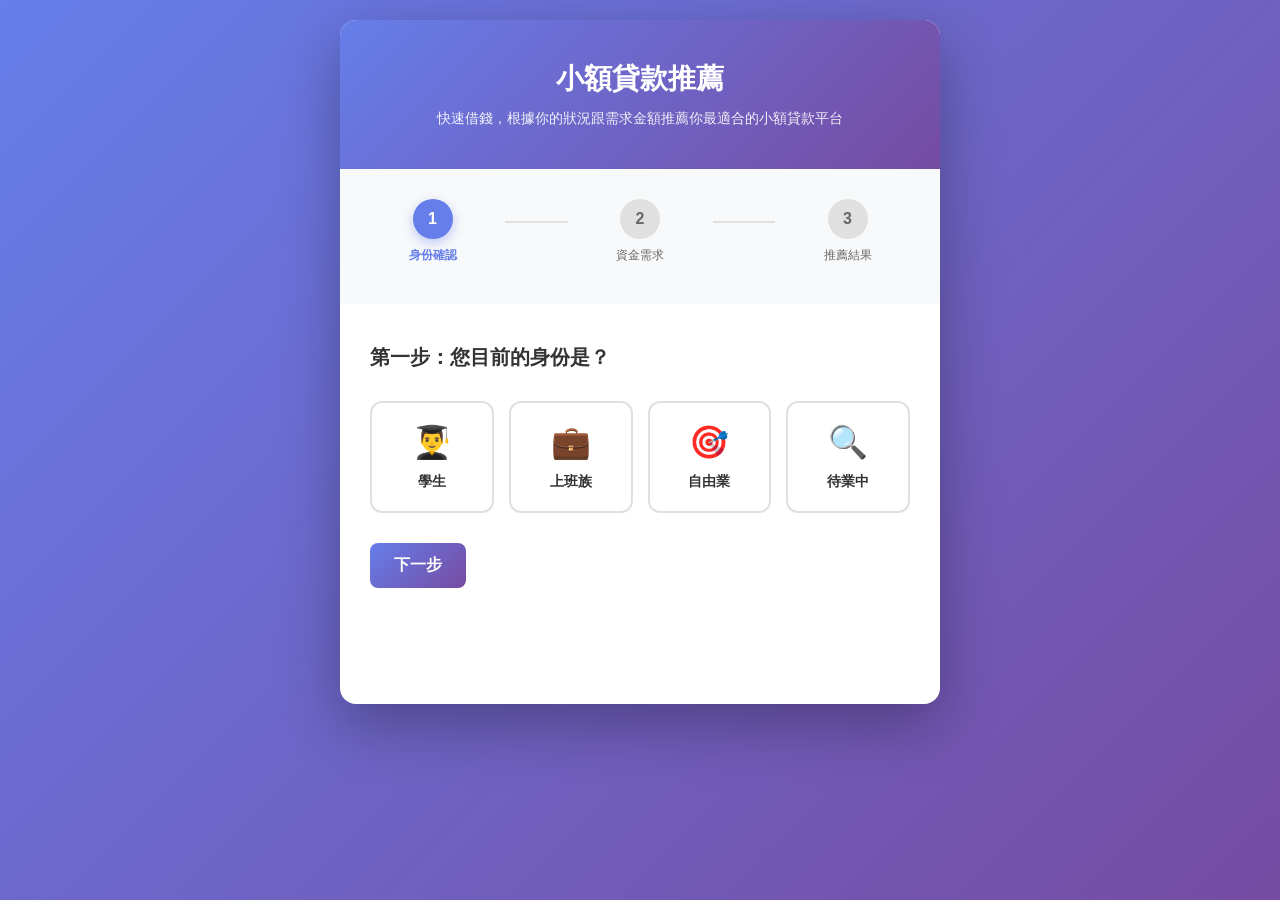
<file: index.html>
<!DOCTYPE html>
<html lang="zh-TW">
<head>
    <meta charset="UTF-8">
    <meta name="viewport" content="width=device-width, initial-scale=1.0">
    <meta name="description" content="快速借錢，根據你的狀況跟需求金額推薦你最適合的小額貸款平台">
    <meta name="robots" content="index, follow">
    <meta name="google-site-verification" content="eJBwibMEpZZy-Xmz902zsvyC4--Yb-l3TAIEm9sh5eQ" />
    <link rel="canonical" href="https://secured-loan-recommendation.pages.dev/">
    <!-- Open Graph -->
    <meta property="og:type" content="website">
    <meta property="og:url" content="https://secured-loan-recommendation.pages.dev/">
    <meta property="og:title" content="小額貸款推薦哪一家">
    <meta property="og:description" content="快速借錢，根據你的狀況跟需求金額推薦你最適合的小額貸款平台">
    <title>小額貸款推薦哪一家</title>
    <link rel="stylesheet" href="styles.css?v=4">
</head>
<body>
    <div class="container">
        <header class="header">
            <h1>小額貸款推薦</h1>
            <p class="subtitle">快速借錢，根據你的狀況跟需求金額推薦你最適合的小額貸款平台</p>
        </header>

        <!-- 進度指示器 -->
        <div class="progress-container">
            <div class="progress-step active" id="step1-indicator">
                <span class="step-number">1</span>
                <span class="step-label">身份確認</span>
            </div>
            <div class="progress-line"></div>
            <div class="progress-step" id="step2-indicator">
                <span class="step-number">2</span>
                <span class="step-label">資金需求</span>
            </div>
            <div class="progress-line"></div>
            <div class="progress-step" id="step3-indicator">
                <span class="step-number">3</span>
                <span class="step-label">推薦結果</span>
            </div>
        </div>

        <!-- 第一步：身份選擇 -->
        <section class="form-section active" id="step1">
            <h2>第一步：您目前的身份是？</h2>
            <div class="options-grid">
                <label class="option-card">
                    <input type="radio" name="identity" value="student">
                    <div class="card-content">
                        <span class="card-icon">👨‍🎓</span>
                        <span class="card-title">學生</span>
                    </div>
                </label>
                <label class="option-card">
                    <input type="radio" name="identity" value="employee">
                    <div class="card-content">
                        <span class="card-icon">💼</span>
                        <span class="card-title">上班族</span>
                    </div>
                </label>
                <label class="option-card">
                    <input type="radio" name="identity" value="freelancer">
                    <div class="card-content">
                        <span class="card-icon">🎯</span>
                        <span class="card-title">自由業</span>
                    </div>
                </label>
                <label class="option-card">
                    <input type="radio" name="identity" value="unemployed">
                    <div class="card-content">
                        <span class="card-icon">🔍</span>
                        <span class="card-title">待業中</span>
                    </div>
                </label>
            </div>
            <button class="btn btn-primary" onclick="nextStep(1)">下一步</button>
        </section>

        <!-- 第二步：資金需求 -->
        <section class="form-section" id="step2">
            <h2>第二步：您需要多少資金？</h2>
            <div class="amount-input-group">
                <label for="amount">借款金額 (新台幣)</label>
                <div class="input-wrapper">
                    <span class="currency">NT$</span>
                    <input type="number" id="amount" placeholder="例如：10000" min="1000" max="300000">
                </div>
                <div class="amount-presets">
                    <button class="preset-btn" onclick="setAmount(10000)">10,000</button>
                    <button class="preset-btn" onclick="setAmount(30000)">30,000</button>
                    <button class="preset-btn" onclick="setAmount(50000)">50,000</button>
                    <button class="preset-btn" onclick="setAmount(100000)">100,000</button>
                </div>
            </div>

            <div class="loan-type-group">
                <label>貸款類型 (可複選)</label>
                <div class="checkboxes-container">
                    <label class="checkbox-item">
                        <input type="checkbox" name="loanType" value="phone">
                        <span class="checkbox-label">📱 手機貸</span>
                    </label>
                    <label class="checkbox-item">
                        <input type="checkbox" name="loanType" value="motorcycle">
                        <span class="checkbox-label">🏍️ 機車貸</span>
                    </label>
                </div>
            </div>

            <div class="button-group">
                <button class="btn btn-secondary" onclick="prevStep(2)">上一步</button>
                <button class="btn btn-primary" onclick="nextStep(2)">下一步</button>
            </div>
        </section>

        <!-- 第三步：推薦結果 -->
        <section class="form-section" id="step3">
            <h2>第三步：推薦結果</h2>
            <div id="recommendation-container" class="recommendation-container">
                <!-- 推薦卡片將由JavaScript動態生成 -->
            </div>
            <div class="button-group">
                <button class="btn btn-secondary" onclick="prevStep(3)">上一步</button>
                <button class="btn btn-primary" onclick="restartForm()">重新開始</button>
            </div>
        </section>
    </div>

    <script src="script.js?v=4"></script>
</body>
</html>
</file>
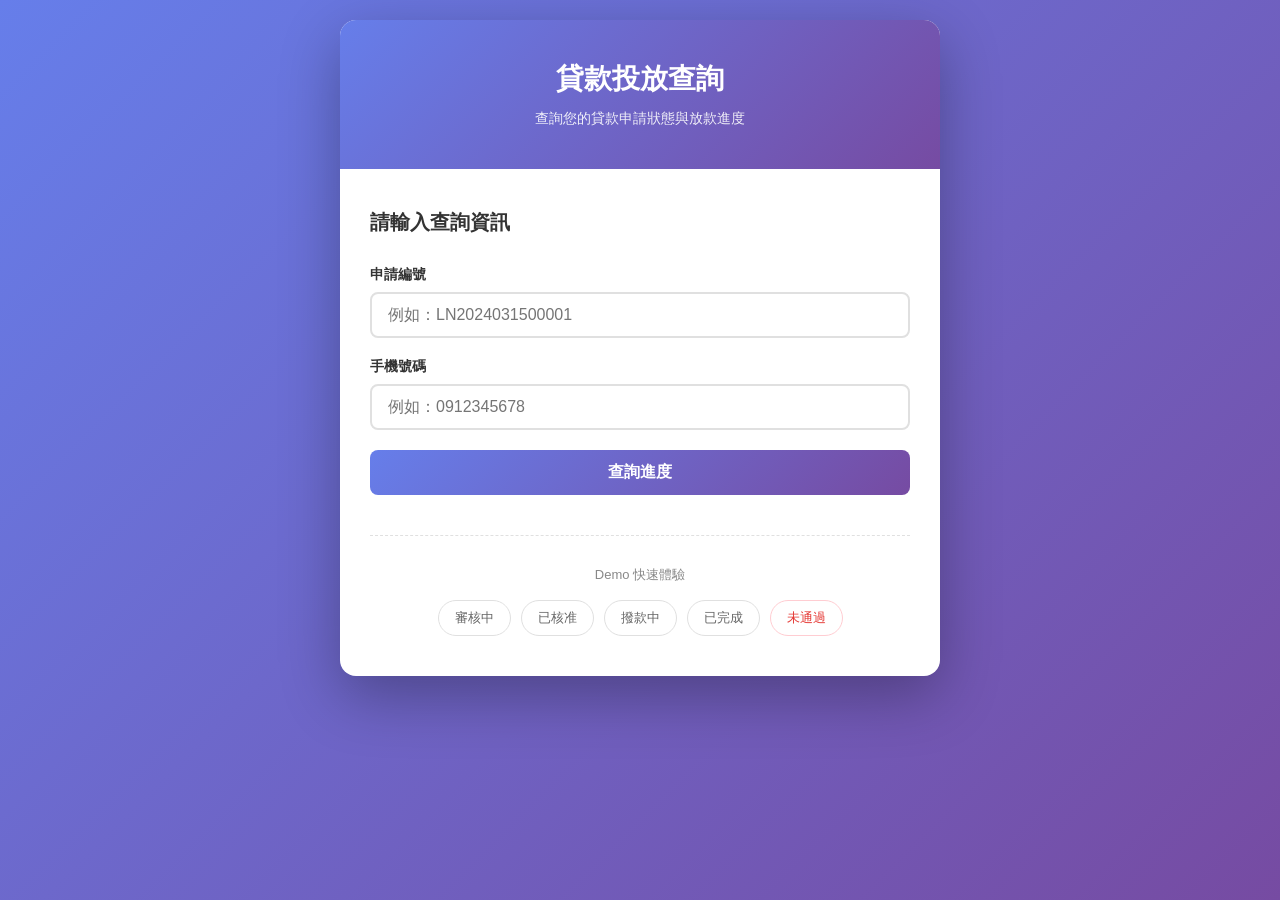
<file: disbursement.html>
<!DOCTYPE html>
<html lang="zh-TW">
<head>
    <meta charset="UTF-8">
    <meta name="viewport" content="width=device-width, initial-scale=1.0">
    <meta name="title" content="貸款投放查詢">
    <meta name="description" content="查詢您的貸款投放狀態與進度">
    <title>貸款投放查詢</title>
    <link rel="stylesheet" href="styles.css?v=4">
    <link rel="stylesheet" href="disbursement.css?v=1">
</head>
<body>
    <div class="container">
        <header class="header">
            <h1>貸款投放查詢</h1>
            <p class="subtitle">查詢您的貸款申請狀態與放款進度</p>
        </header>

        <!-- 查詢區域 -->
        <section class="form-section active" id="query-section">
            <h2>請輸入查詢資訊</h2>
            <div class="query-form">
                <div class="input-group">
                    <label for="applicationId">申請編號</label>
                    <input type="text" id="applicationId" placeholder="例如：LN2024031500001">
                </div>
                <div class="input-group">
                    <label for="phoneNumber">手機號碼</label>
                    <input type="tel" id="phoneNumber" placeholder="例如：0912345678">
                </div>
                <button class="btn btn-primary" onclick="queryDisbursement()">查詢進度</button>
            </div>

            <!-- Demo 快速查詢 -->
            <div class="demo-section">
                <p class="demo-hint">Demo 快速體驗</p>
                <div class="demo-buttons">
                    <button class="demo-btn" onclick="loadDemo('pending')">審核中</button>
                    <button class="demo-btn" onclick="loadDemo('approved')">已核准</button>
                    <button class="demo-btn" onclick="loadDemo('disbursing')">撥款中</button>
                    <button class="demo-btn" onclick="loadDemo('completed')">已完成</button>
                    <button class="demo-btn rejected" onclick="loadDemo('rejected')">未通過</button>
                </div>
            </div>
        </section>

        <!-- 結果區域 -->
        <section class="form-section" id="result-section">
            <div class="back-link">
                <button class="btn-back" onclick="backToQuery()">← 返回查詢</button>
            </div>

            <!-- 申請人資訊 -->
            <div class="info-card">
                <h3>申請人資訊</h3>
                <div class="info-grid">
                    <div class="info-item">
                        <span class="info-label">申請編號</span>
                        <span class="info-value" id="result-applicationId">-</span>
                    </div>
                    <div class="info-item">
                        <span class="info-label">申請日期</span>
                        <span class="info-value" id="result-applicationDate">-</span>
                    </div>
                    <div class="info-item">
                        <span class="info-label">貸款平台</span>
                        <span class="info-value" id="result-platform">-</span>
                    </div>
                    <div class="info-item">
                        <span class="info-label">申請金額</span>
                        <span class="info-value" id="result-amount">-</span>
                    </div>
                </div>
            </div>

            <!-- 放款進度 -->
            <div class="progress-card">
                <h3>放款進度</h3>
                <div class="status-badge" id="status-badge">審核中</div>

                <div class="timeline">
                    <div class="timeline-item completed" id="timeline-submitted">
                        <div class="timeline-dot"></div>
                        <div class="timeline-content">
                            <span class="timeline-title">申請已送出</span>
                            <span class="timeline-date" id="date-submitted">-</span>
                        </div>
                    </div>
                    <div class="timeline-item" id="timeline-reviewing">
                        <div class="timeline-dot"></div>
                        <div class="timeline-content">
                            <span class="timeline-title">審核中</span>
                            <span class="timeline-date" id="date-reviewing">-</span>
                        </div>
                    </div>
                    <div class="timeline-item" id="timeline-approved">
                        <div class="timeline-dot"></div>
                        <div class="timeline-content">
                            <span class="timeline-title">審核通過</span>
                            <span class="timeline-date" id="date-approved">-</span>
                        </div>
                    </div>
                    <div class="timeline-item" id="timeline-disbursing">
                        <div class="timeline-dot"></div>
                        <div class="timeline-content">
                            <span class="timeline-title">撥款處理中</span>
                            <span class="timeline-date" id="date-disbursing">-</span>
                        </div>
                    </div>
                    <div class="timeline-item" id="timeline-completed">
                        <div class="timeline-dot"></div>
                        <div class="timeline-content">
                            <span class="timeline-title">撥款完成</span>
                            <span class="timeline-date" id="date-completed">-</span>
                        </div>
                    </div>
                </div>
            </div>

            <!-- 放款詳情 -->
            <div class="detail-card" id="disbursement-details" style="display: none;">
                <h3>放款詳情</h3>
                <div class="detail-grid">
                    <div class="detail-item">
                        <span class="detail-label">核准金額</span>
                        <span class="detail-value highlight" id="approved-amount">-</span>
                    </div>
                    <div class="detail-item">
                        <span class="detail-label">年利率</span>
                        <span class="detail-value" id="interest-rate">-</span>
                    </div>
                    <div class="detail-item">
                        <span class="detail-label">還款期數</span>
                        <span class="detail-value" id="repayment-period">-</span>
                    </div>
                    <div class="detail-item">
                        <span class="detail-label">每期還款</span>
                        <span class="detail-value" id="monthly-payment">-</span>
                    </div>
                    <div class="detail-item">
                        <span class="detail-label">放款帳戶</span>
                        <span class="detail-value" id="bank-account">-</span>
                    </div>
                    <div class="detail-item">
                        <span class="detail-label">首期還款日</span>
                        <span class="detail-value" id="first-payment-date">-</span>
                    </div>
                </div>
            </div>

            <!-- 拒絕原因 -->
            <div class="rejection-card" id="rejection-details" style="display: none;">
                <h3>審核結果</h3>
                <div class="rejection-content">
                    <div class="rejection-icon">!</div>
                    <p class="rejection-reason" id="rejection-reason">-</p>
                    <p class="rejection-suggestion" id="rejection-suggestion">-</p>
                </div>
            </div>

            <!-- 操作按鈕 -->
            <div class="action-buttons">
                <button class="btn btn-secondary" onclick="window.location.href='index.html'">重新申請</button>
                <button class="btn btn-primary" onclick="contactSupport()">聯繫客服</button>
            </div>
        </section>
    </div>

    <script src="disbursement.js?v=1"></script>
</body>
</html>
</file>
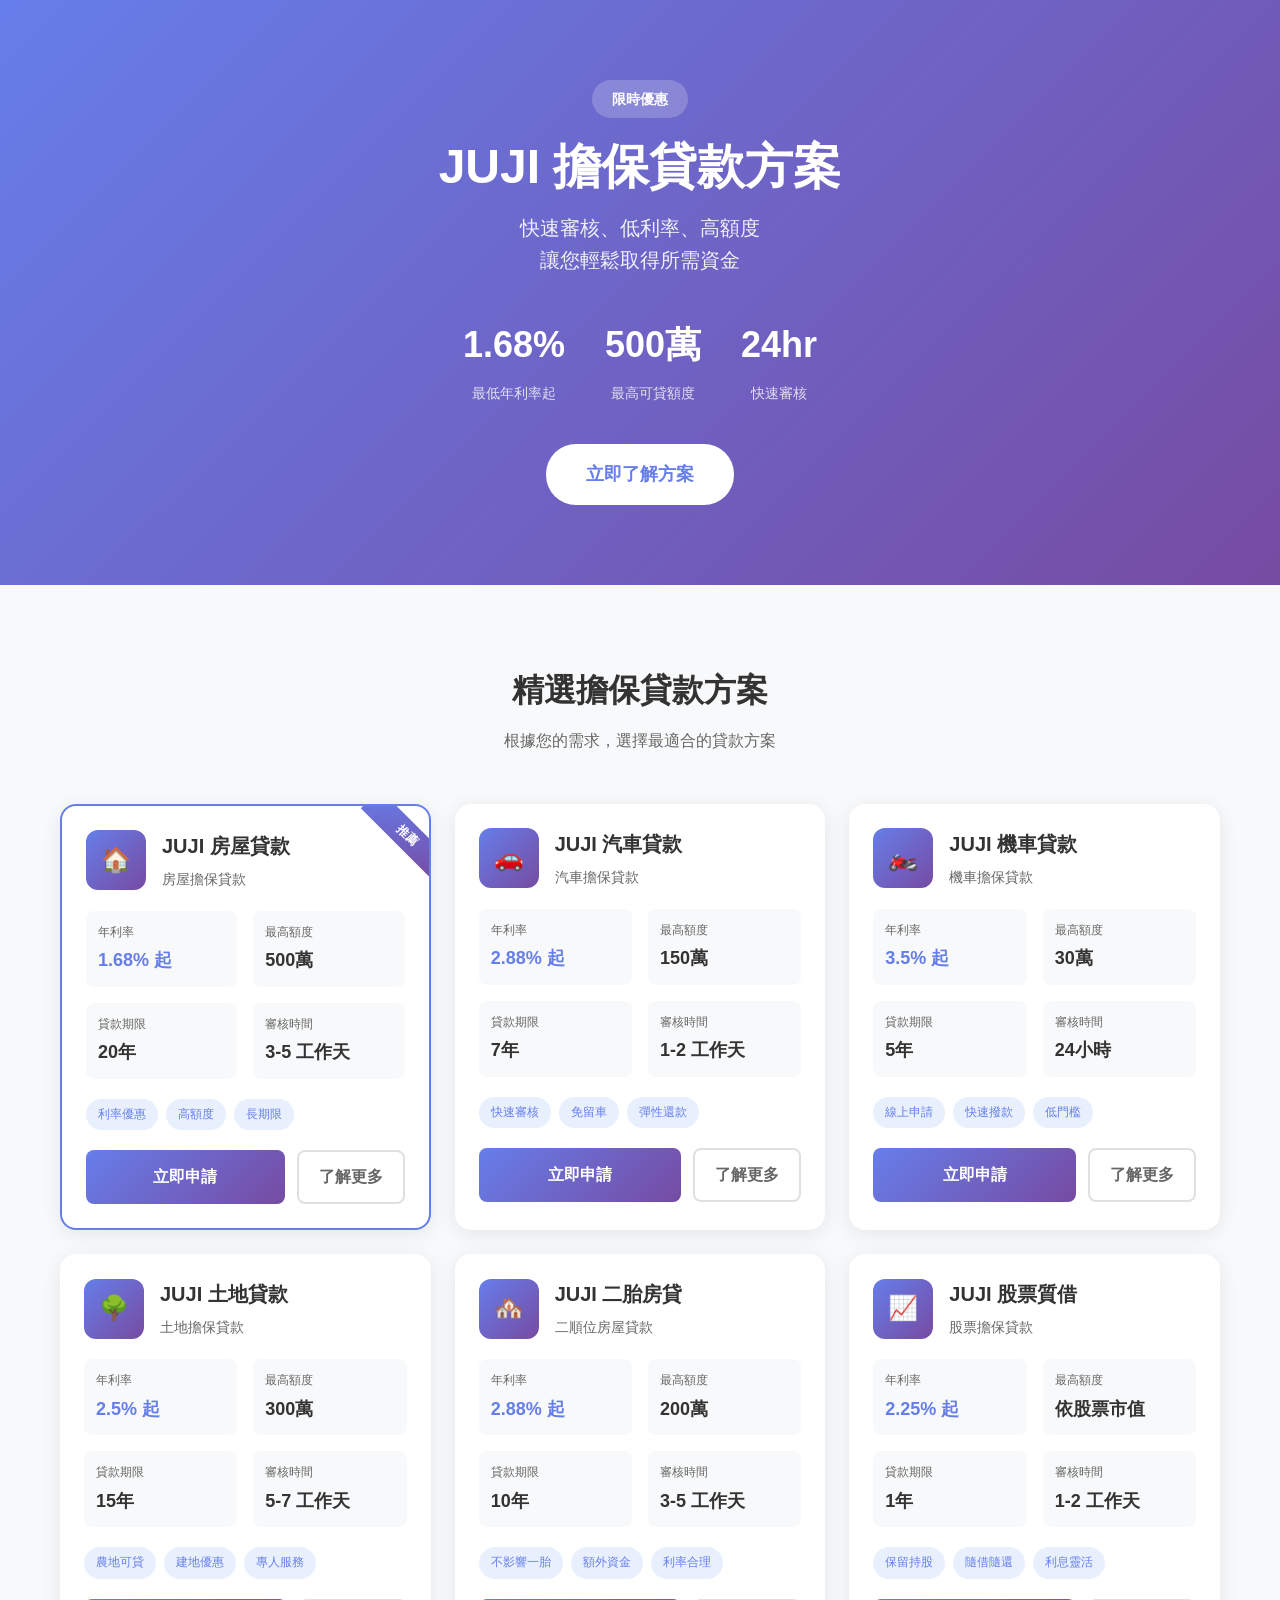
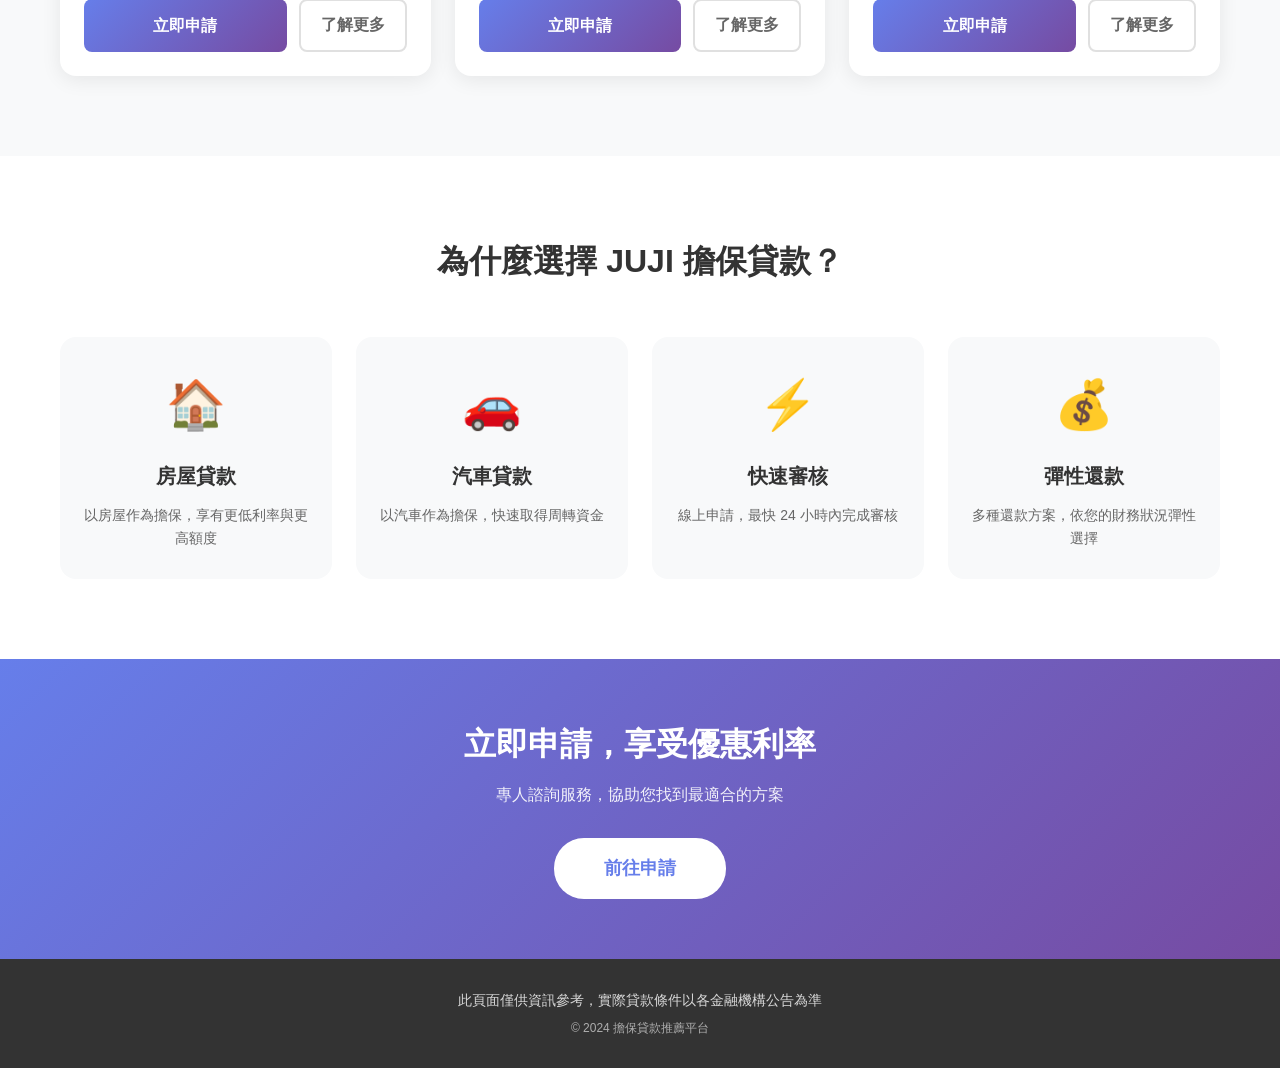
<file: preview.html>
<!DOCTYPE html>
<html lang="zh-TW">
<head>
    <meta charset="UTF-8">
    <meta name="viewport" content="width=device-width, initial-scale=1.0">
    <meta name="description" content="JUJI 擔保貸款方案 - 快速審核、低利率、高額度的擔保貸款推薦">
    <title>JUJI 擔保貸款方案推薦</title>
    <style>
* {
    margin: 0;
    padding: 0;
    box-sizing: border-box;
}

body {
    font-family: -apple-system, BlinkMacSystemFont, 'Segoe UI', Roboto, 'Helvetica Neue', Arial, sans-serif;
    color: #333;
    line-height: 1.6;
}

.container {
    max-width: 1200px;
    margin: 0 auto;
    padding: 0 20px;
}

.hero {
    background: linear-gradient(135deg, #667eea 0%, #764ba2 100%);
    color: white;
    padding: 80px 20px;
    text-align: center;
    min-height: 500px;
    display: flex;
    align-items: center;
    justify-content: center;
}

.hero-content {
    max-width: 800px;
    margin: 0 auto;
}

.hero-badge {
    display: inline-block;
    background: rgba(255, 255, 255, 0.2);
    padding: 8px 20px;
    border-radius: 30px;
    font-size: 14px;
    font-weight: 600;
    margin-bottom: 20px;
    backdrop-filter: blur(10px);
}

.hero-title {
    font-size: 48px;
    font-weight: 700;
    margin-bottom: 16px;
    line-height: 1.2;
}

.hero-subtitle {
    font-size: 20px;
    opacity: 0.9;
    margin-bottom: 40px;
    line-height: 1.6;
}

.hero-highlights {
    display: flex;
    justify-content: center;
    gap: 40px;
    margin-bottom: 40px;
    flex-wrap: wrap;
}

.highlight-item {
    display: flex;
    flex-direction: column;
    align-items: center;
    gap: 8px;
}

.highlight-value {
    font-size: 36px;
    font-weight: 700;
}

.highlight-label {
    font-size: 14px;
    opacity: 0.8;
}

.hero-cta {
    display: inline-block;
    background: white;
    color: #667eea;
    padding: 16px 40px;
    border-radius: 30px;
    font-size: 18px;
    font-weight: 600;
    text-decoration: none;
    transition: all 0.3s ease;
}

.hero-cta:hover {
    transform: translateY(-3px);
    box-shadow: 0 10px 30px rgba(0, 0, 0, 0.2);
}

.products-section {
    padding: 80px 20px;
    background: #f8f9fa;
}

.section-header {
    text-align: center;
    margin-bottom: 50px;
}

.section-title {
    font-size: 32px;
    font-weight: 700;
    color: #333;
    margin-bottom: 12px;
}

.section-subtitle {
    font-size: 16px;
    color: #666;
}

.products-grid {
    display: grid;
    grid-template-columns: repeat(auto-fit, minmax(320px, 1fr));
    gap: 24px;
}

.product-card {
    background: white;
    border-radius: 16px;
    padding: 24px;
    box-shadow: 0 4px 20px rgba(0, 0, 0, 0.08);
    transition: all 0.3s ease;
    position: relative;
    overflow: hidden;
}

.product-card:hover {
    transform: translateY(-5px);
    box-shadow: 0 12px 40px rgba(0, 0, 0, 0.12);
}

.product-card.featured {
    border: 2px solid #667eea;
}

.product-card.featured::before {
    content: '推薦';
    position: absolute;
    top: 16px;
    right: -30px;
    background: linear-gradient(135deg, #667eea 0%, #764ba2 100%);
    color: white;
    padding: 4px 40px;
    font-size: 12px;
    font-weight: 600;
    transform: rotate(45deg);
}

.product-header {
    display: flex;
    align-items: center;
    gap: 16px;
    margin-bottom: 20px;
}

.product-logo {
    width: 60px;
    height: 60px;
    border-radius: 12px;
    background: linear-gradient(135deg, #667eea 0%, #764ba2 100%);
    display: flex;
    align-items: center;
    justify-content: center;
    color: white;
    font-size: 24px;
    font-weight: 700;
}

.product-info h3 {
    font-size: 20px;
    font-weight: 700;
    color: #333;
    margin-bottom: 4px;
}

.product-info .product-type {
    font-size: 14px;
    color: #666;
}

.product-details {
    display: grid;
    grid-template-columns: 1fr 1fr;
    gap: 16px;
    margin-bottom: 20px;
}

.detail-item {
    background: #f8f9fa;
    padding: 12px;
    border-radius: 8px;
}

.detail-label {
    font-size: 12px;
    color: #666;
    margin-bottom: 4px;
}

.detail-value {
    font-size: 18px;
    font-weight: 700;
    color: #333;
}

.detail-value.highlight {
    color: #667eea;
}

.product-features {
    margin-bottom: 20px;
}

.product-features ul {
    list-style: none;
    display: flex;
    flex-wrap: wrap;
    gap: 8px;
}

.product-features li {
    background: #e8f0fe;
    color: #667eea;
    padding: 6px 12px;
    border-radius: 20px;
    font-size: 12px;
    font-weight: 500;
}

.product-actions {
    display: flex;
    gap: 12px;
}

.btn-apply {
    flex: 1;
    background: linear-gradient(135deg, #667eea 0%, #764ba2 100%);
    color: white;
    border: none;
    padding: 14px 20px;
    border-radius: 8px;
    font-size: 16px;
    font-weight: 600;
    cursor: pointer;
    transition: all 0.3s ease;
    text-decoration: none;
    text-align: center;
}

.btn-apply:hover {
    transform: translateY(-2px);
    box-shadow: 0 6px 20px rgba(102, 126, 234, 0.4);
}

.btn-details {
    padding: 14px 20px;
    border: 2px solid #e0e0e0;
    background: white;
    border-radius: 8px;
    font-size: 16px;
    font-weight: 600;
    color: #666;
    cursor: pointer;
    transition: all 0.3s ease;
}

.btn-details:hover {
    border-color: #667eea;
    color: #667eea;
}

.features-section {
    padding: 80px 20px;
    background: white;
}

.features-section .section-title {
    text-align: center;
    margin-bottom: 50px;
}

.features-grid {
    display: grid;
    grid-template-columns: repeat(auto-fit, minmax(250px, 1fr));
    gap: 24px;
}

.feature-card {
    text-align: center;
    padding: 30px 20px;
    border-radius: 16px;
    background: #f8f9fa;
    transition: all 0.3s ease;
}

.feature-card:hover {
    background: white;
    box-shadow: 0 8px 30px rgba(0, 0, 0, 0.1);
}

.feature-icon {
    font-size: 48px;
    margin-bottom: 16px;
}

.feature-title {
    font-size: 20px;
    font-weight: 700;
    color: #333;
    margin-bottom: 12px;
}

.feature-desc {
    font-size: 14px;
    color: #666;
    line-height: 1.6;
}

.cta-section {
    background: linear-gradient(135deg, #667eea 0%, #764ba2 100%);
    color: white;
    padding: 60px 20px;
    text-align: center;
}

.cta-title {
    font-size: 32px;
    font-weight: 700;
    margin-bottom: 12px;
}

.cta-subtitle {
    font-size: 16px;
    opacity: 0.9;
    margin-bottom: 30px;
}

.cta-button {
    display: inline-block;
    background: white;
    color: #667eea;
    padding: 16px 50px;
    border-radius: 30px;
    font-size: 18px;
    font-weight: 600;
    text-decoration: none;
    transition: all 0.3s ease;
}

.cta-button:hover {
    transform: translateY(-3px);
    box-shadow: 0 10px 30px rgba(0, 0, 0, 0.2);
}

.footer {
    background: #333;
    color: white;
    padding: 30px 20px;
    text-align: center;
}

.footer-text {
    font-size: 14px;
    opacity: 0.8;
    margin-bottom: 8px;
}

.footer-copyright {
    font-size: 12px;
    opacity: 0.6;
}

@media (max-width: 768px) {
    .hero {
        padding: 60px 20px;
        min-height: auto;
    }
    .hero-title {
        font-size: 32px;
    }
    .hero-subtitle {
        font-size: 16px;
    }
    .hero-highlights {
        gap: 20px;
    }
    .highlight-value {
        font-size: 28px;
    }
    .products-section,
    .features-section {
        padding: 50px 20px;
    }
    .section-title {
        font-size: 24px;
    }
    .product-details {
        grid-template-columns: 1fr;
    }
    .product-actions {
        flex-direction: column;
    }
    .cta-title {
        font-size: 24px;
    }
}
    </style>
</head>
<body>
    <section class="hero">
        <div class="hero-content">
            <div class="hero-badge">限時優惠</div>
            <h1 class="hero-title">JUJI 擔保貸款方案</h1>
            <p class="hero-subtitle">快速審核、低利率、高額度<br>讓您輕鬆取得所需資金</p>
            <div class="hero-highlights">
                <div class="highlight-item">
                    <span class="highlight-value">1.68%</span>
                    <span class="highlight-label">最低年利率起</span>
                </div>
                <div class="highlight-item">
                    <span class="highlight-value">500萬</span>
                    <span class="highlight-label">最高可貸額度</span>
                </div>
                <div class="highlight-item">
                    <span class="highlight-value">24hr</span>
                    <span class="highlight-label">快速審核</span>
                </div>
            </div>
            <a href="#products" class="hero-cta">立即了解方案</a>
        </div>
    </section>

    <section class="products-section" id="products">
        <div class="container">
            <div class="section-header">
                <h2 class="section-title">精選擔保貸款方案</h2>
                <p class="section-subtitle">根據您的需求，選擇最適合的貸款方案</p>
            </div>
            <div class="products-grid" id="products-grid"></div>
        </div>
    </section>

    <section class="features-section">
        <div class="container">
            <h2 class="section-title">為什麼選擇 JUJI 擔保貸款？</h2>
            <div class="features-grid">
                <div class="feature-card">
                    <div class="feature-icon">🏠</div>
                    <h3 class="feature-title">房屋貸款</h3>
                    <p class="feature-desc">以房屋作為擔保，享有更低利率與更高額度</p>
                </div>
                <div class="feature-card">
                    <div class="feature-icon">🚗</div>
                    <h3 class="feature-title">汽車貸款</h3>
                    <p class="feature-desc">以汽車作為擔保，快速取得周轉資金</p>
                </div>
                <div class="feature-card">
                    <div class="feature-icon">⚡</div>
                    <h3 class="feature-title">快速審核</h3>
                    <p class="feature-desc">線上申請，最快 24 小時內完成審核</p>
                </div>
                <div class="feature-card">
                    <div class="feature-icon">💰</div>
                    <h3 class="feature-title">彈性還款</h3>
                    <p class="feature-desc">多種還款方案，依您的財務狀況彈性選擇</p>
                </div>
            </div>
        </div>
    </section>

    <section class="cta-section">
        <div class="container">
            <h2 class="cta-title">立即申請，享受優惠利率</h2>
            <p class="cta-subtitle">專人諮詢服務，協助您找到最適合的方案</p>
            <a href="https://juji.tw/loan-estimation" target="_blank" class="cta-button">前往申請</a>
        </div>
    </section>

    <footer class="footer">
        <div class="container">
            <p class="footer-text">此頁面僅供資訊參考，實際貸款條件以各金融機構公告為準</p>
            <p class="footer-copyright">© 2024 擔保貸款推薦平台</p>
        </div>
    </footer>

    <script>
const securedLoanProducts = [
    {
        id: 1,
        name: 'JUJI 房屋貸款',
        type: '房屋擔保貸款',
        logo: '🏠',
        interestRate: '1.68%',
        interestRateDesc: '起',
        maxAmount: '500萬',
        loanTerm: '20年',
        approvalTime: '3-5 工作天',
        features: ['利率優惠', '高額度', '長期限'],
        link: 'https://juji.tw/loan-estimation',
        featured: true
    },
    {
        id: 2,
        name: 'JUJI 汽車貸款',
        type: '汽車擔保貸款',
        logo: '🚗',
        interestRate: '2.88%',
        interestRateDesc: '起',
        maxAmount: '150萬',
        loanTerm: '7年',
        approvalTime: '1-2 工作天',
        features: ['快速審核', '免留車', '彈性還款'],
        link: 'https://juji.tw/loan-estimation',
        featured: false
    },
    {
        id: 3,
        name: 'JUJI 機車貸款',
        type: '機車擔保貸款',
        logo: '🏍️',
        interestRate: '3.5%',
        interestRateDesc: '起',
        maxAmount: '30萬',
        loanTerm: '5年',
        approvalTime: '24小時',
        features: ['線上申請', '快速撥款', '低門檻'],
        link: 'https://juji.tw/loan-estimation',
        featured: false
    },
    {
        id: 4,
        name: 'JUJI 土地貸款',
        type: '土地擔保貸款',
        logo: '🌳',
        interestRate: '2.5%',
        interestRateDesc: '起',
        maxAmount: '300萬',
        loanTerm: '15年',
        approvalTime: '5-7 工作天',
        features: ['農地可貸', '建地優惠', '專人服務'],
        link: 'https://juji.tw/loan-estimation',
        featured: false
    },
    {
        id: 5,
        name: 'JUJI 二胎房貸',
        type: '二順位房屋貸款',
        logo: '🏘️',
        interestRate: '2.88%',
        interestRateDesc: '起',
        maxAmount: '200萬',
        loanTerm: '10年',
        approvalTime: '3-5 工作天',
        features: ['不影響一胎', '額外資金', '利率合理'],
        link: 'https://juji.tw/loan-estimation',
        featured: false
    },
    {
        id: 6,
        name: 'JUJI 股票質借',
        type: '股票擔保貸款',
        logo: '📈',
        interestRate: '2.25%',
        interestRateDesc: '起',
        maxAmount: '依股票市值',
        loanTerm: '1年',
        approvalTime: '1-2 工作天',
        features: ['保留持股', '隨借隨還', '利息靈活'],
        link: 'https://juji.tw/loan-estimation',
        featured: false
    }
];

function renderProducts() {
    const container = document.getElementById('products-grid');
    if (!container) return;

    container.innerHTML = securedLoanProducts.map(product => `
        <div class="product-card ${product.featured ? 'featured' : ''}">
            <div class="product-header">
                <div class="product-logo">${product.logo}</div>
                <div class="product-info">
                    <h3>${product.name}</h3>
                    <span class="product-type">${product.type}</span>
                </div>
            </div>
            <div class="product-details">
                <div class="detail-item">
                    <div class="detail-label">年利率</div>
                    <div class="detail-value highlight">${product.interestRate} ${product.interestRateDesc}</div>
                </div>
                <div class="detail-item">
                    <div class="detail-label">最高額度</div>
                    <div class="detail-value">${product.maxAmount}</div>
                </div>
                <div class="detail-item">
                    <div class="detail-label">貸款期限</div>
                    <div class="detail-value">${product.loanTerm}</div>
                </div>
                <div class="detail-item">
                    <div class="detail-label">審核時間</div>
                    <div class="detail-value">${product.approvalTime}</div>
                </div>
            </div>
            <div class="product-features">
                <ul>
                    ${product.features.map(feature => `<li>${feature}</li>`).join('')}
                </ul>
            </div>
            <div class="product-actions">
                <a href="${product.link}" target="_blank" class="btn-apply">立即申請</a>
                <button class="btn-details" onclick="alert('${product.name}\\n\\n年利率：${product.interestRate} ${product.interestRateDesc}\\n最高額度：${product.maxAmount}\\n貸款期限：${product.loanTerm}\\n審核時間：${product.approvalTime}')">了解更多</button>
            </div>
        </div>
    `).join('');
}

document.addEventListener('DOMContentLoaded', renderProducts);
    </script>
</body>
</html>
</file>
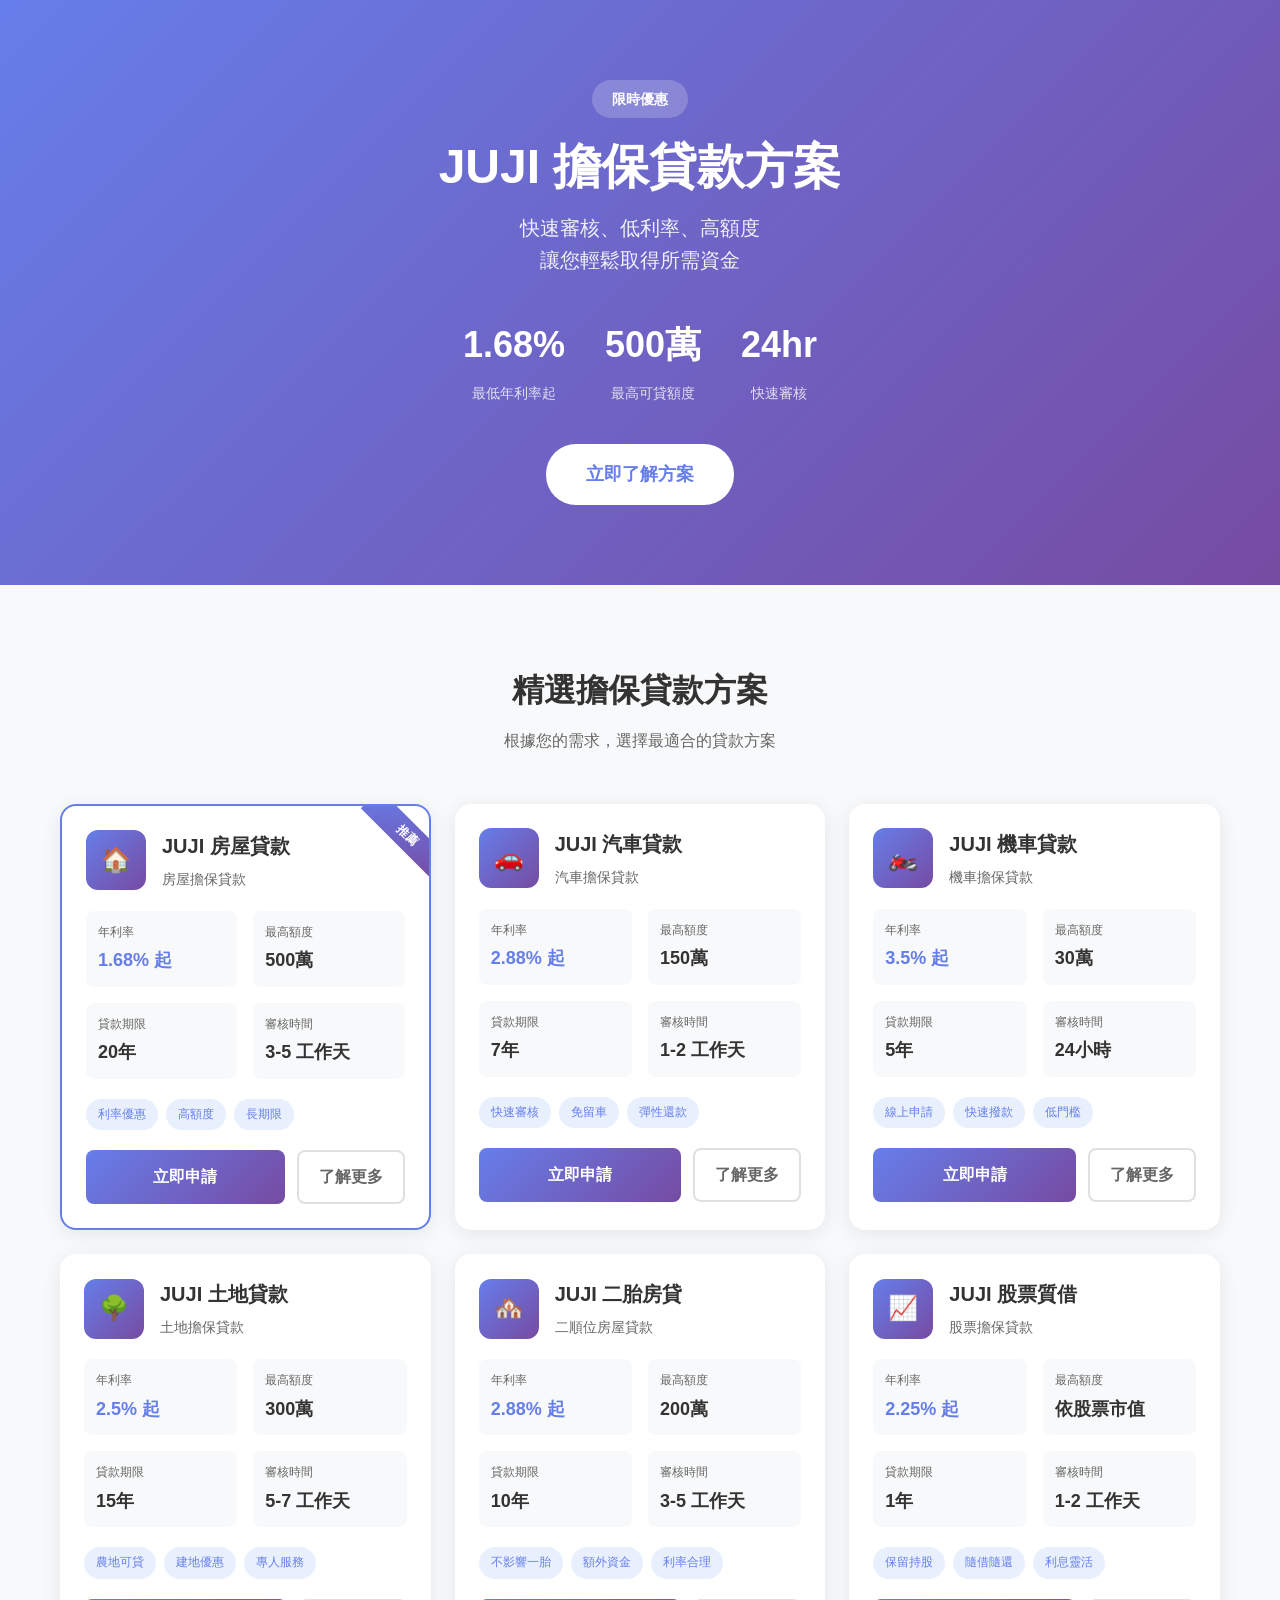
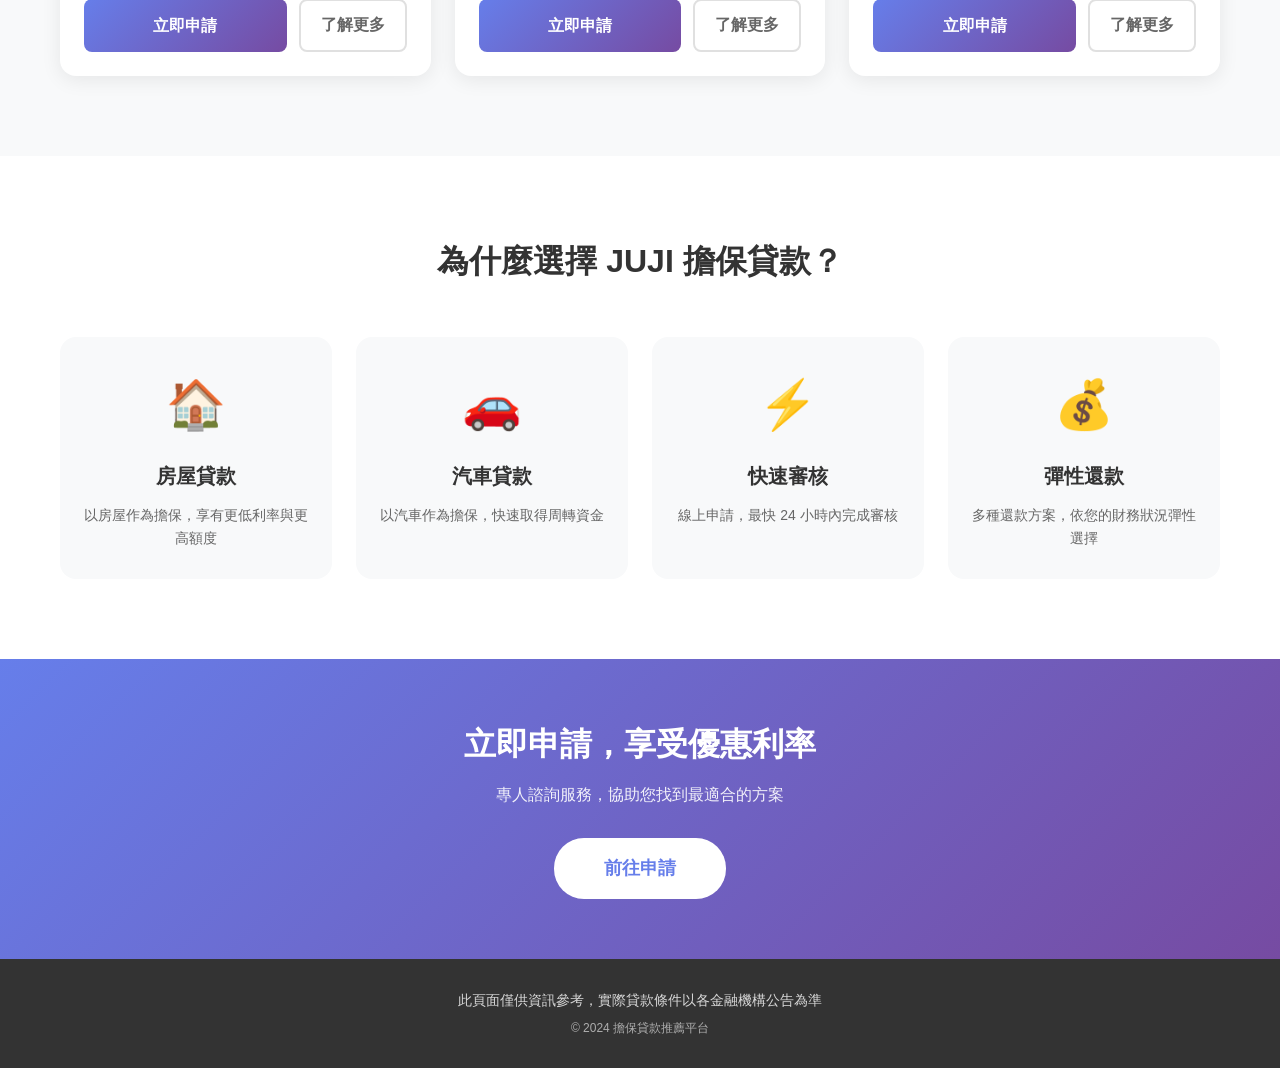
<file: secured-loan-promotion.html>
<!DOCTYPE html>
<html lang="zh-TW">
<head>
    <meta charset="UTF-8">
    <meta name="viewport" content="width=device-width, initial-scale=1.0">
    <meta name="description" content="JUJI 擔保貸款方案 - 快速審核、低利率、高額度的擔保貸款推薦">
    <meta name="robots" content="index, follow">
    <link rel="canonical" href="https://secured-loan-recommendation.pages.dev/secured-loan-promotion.html">
    <!-- Open Graph -->
    <meta property="og:type" content="website">
    <meta property="og:url" content="https://secured-loan-recommendation.pages.dev/secured-loan-promotion.html">
    <meta property="og:title" content="JUJI 擔保貸款方案推薦">
    <meta property="og:description" content="JUJI 擔保貸款方案 - 快速審核、低利率、高額度的擔保貸款推薦">
    <title>JUJI 擔保貸款方案推薦</title>
    <link rel="stylesheet" href="promotion.css">
</head>
<body>
    <!-- Hero Section -->
    <section class="hero">
        <div class="hero-content">
            <div class="hero-badge">限時優惠</div>
            <h1 class="hero-title">JUJI 擔保貸款方案</h1>
            <p class="hero-subtitle">快速審核、低利率、高額度<br>讓您輕鬆取得所需資金</p>
            <div class="hero-highlights">
                <div class="highlight-item">
                    <span class="highlight-value">1.68%</span>
                    <span class="highlight-label">最低年利率起</span>
                </div>
                <div class="highlight-item">
                    <span class="highlight-value">500萬</span>
                    <span class="highlight-label">最高可貸額度</span>
                </div>
                <div class="highlight-item">
                    <span class="highlight-value">24hr</span>
                    <span class="highlight-label">快速審核</span>
                </div>
            </div>
            <a href="#products" class="hero-cta">立即了解方案</a>
        </div>
    </section>

    <!-- Products Section -->
    <section class="products-section" id="products">
        <div class="container">
            <div class="section-header">
                <h2 class="section-title">精選擔保貸款方案</h2>
                <p class="section-subtitle">根據您的需求，選擇最適合的貸款方案</p>
            </div>

            <div class="products-grid" id="products-grid">
                <!-- Product cards will be rendered by JavaScript -->
            </div>
        </div>
    </section>

    <!-- Features Section -->
    <section class="features-section">
        <div class="container">
            <h2 class="section-title">為什麼選擇 JUJI 擔保貸款？</h2>
            <div class="features-grid">
                <div class="feature-card">
                    <div class="feature-icon">🏠</div>
                    <h3 class="feature-title">房屋貸款</h3>
                    <p class="feature-desc">以房屋作為擔保，享有更低利率與更高額度</p>
                </div>
                <div class="feature-card">
                    <div class="feature-icon">🚗</div>
                    <h3 class="feature-title">汽車貸款</h3>
                    <p class="feature-desc">以汽車作為擔保，快速取得周轉資金</p>
                </div>
                <div class="feature-card">
                    <div class="feature-icon">⚡</div>
                    <h3 class="feature-title">快速審核</h3>
                    <p class="feature-desc">線上申請，最快 24 小時內完成審核</p>
                </div>
                <div class="feature-card">
                    <div class="feature-icon">💰</div>
                    <h3 class="feature-title">彈性還款</h3>
                    <p class="feature-desc">多種還款方案，依您的財務狀況彈性選擇</p>
                </div>
            </div>
        </div>
    </section>

    <!-- CTA Section -->
    <section class="cta-section">
        <div class="container">
            <h2 class="cta-title">立即申請，享受優惠利率</h2>
            <p class="cta-subtitle">專人諮詢服務，協助您找到最適合的方案</p>
            <a href="https://juji.tw/loan-estimation" target="_blank" class="cta-button">前往申請</a>
        </div>
    </section>

    <!-- Footer -->
    <footer class="footer">
        <div class="container">
            <p class="footer-text">此頁面僅供資訊參考，實際貸款條件以各金融機構公告為準</p>
            <p class="footer-copyright">© 2024 擔保貸款推薦平台</p>
        </div>
    </footer>

    <script src="promotion.js"></script>
</body>
</html>
</file>
<file: styles.css>
* {
    margin: 0;
    padding: 0;
    box-sizing: border-box;
}

body {
    font-family: -apple-system, BlinkMacSystemFont, 'Segoe UI', Roboto, 'Helvetica Neue', Arial, sans-serif;
    background: linear-gradient(135deg, #667eea 0%, #764ba2 100%);
    min-height: 100vh;
    padding: 20px;
    color: #333;
}

.container {
    max-width: 600px;
    margin: 0 auto;
    background: white;
    border-radius: 16px;
    box-shadow: 0 20px 60px rgba(0, 0, 0, 0.3);
    overflow: hidden;
}

header {
    background: linear-gradient(135deg, #667eea 0%, #764ba2 100%);
    color: white;
    padding: 40px 30px;
    text-align: center;
}

header h1 {
    font-size: 28px;
    margin-bottom: 10px;
    font-weight: 700;
}

.subtitle {
    font-size: 14px;
    opacity: 0.9;
    line-height: 1.5;
}

.header-link {
    display: inline-block;
    margin-top: 16px;
    color: rgba(255, 255, 255, 0.9);
    text-decoration: none;
    font-size: 13px;
    padding: 8px 16px;
    border: 1px solid rgba(255, 255, 255, 0.3);
    border-radius: 20px;
    transition: all 0.3s ease;
}

.header-link:hover {
    background: rgba(255, 255, 255, 0.1);
    border-color: rgba(255, 255, 255, 0.5);
}

/* 進度指示器 */
.progress-container {
    display: flex;
    align-items: center;
    justify-content: space-between;
    padding: 30px 30px 40px;
    background: #f8f9fa;
}

.progress-step {
    display: flex;
    flex-direction: column;
    align-items: center;
    gap: 8px;
    flex: 1;
    position: relative;
    z-index: 2;
}

.step-number {
    width: 40px;
    height: 40px;
    border-radius: 50%;
    background: #e0e0e0;
    color: #666;
    display: flex;
    align-items: center;
    justify-content: center;
    font-weight: 700;
    font-size: 16px;
    transition: all 0.3s ease;
}

.step-label {
    font-size: 12px;
    color: #666;
    text-align: center;
    transition: color 0.3s ease;
}

.progress-step.active .step-number {
    background: #667eea;
    color: white;
    box-shadow: 0 4px 12px rgba(102, 126, 234, 0.4);
}

.progress-step.active .step-label {
    color: #667eea;
    font-weight: 600;
}

.progress-step.completed .step-number {
    background: #4caf50;
    color: white;
}

.progress-step.completed .step-label {
    color: #4caf50;
    font-weight: 600;
}

.progress-line {
    height: 2px;
    background: #e0e0e0;
    flex: 0.5;
    margin: 0 10px;
    margin-bottom: 20px;
}

.progress-line.active {
    background: #667eea;
}

/* 表單區域 */
.form-section {
    display: none;
    padding: 40px 30px;
    min-height: 400px;
}

.form-section.active {
    display: block;
    animation: fadeIn 0.3s ease;
}

@keyframes fadeIn {
    from {
        opacity: 0;
        transform: translateY(10px);
    }
    to {
        opacity: 1;
        transform: translateY(0);
    }
}

.form-section h2 {
    font-size: 20px;
    margin-bottom: 30px;
    color: #333;
    font-weight: 600;
}

/* 選項卡片 */
.options-grid {
    display: grid;
    grid-template-columns: 1fr 1fr;
    gap: 15px;
    margin-bottom: 30px;
}

@media (min-width: 480px) {
    .options-grid {
        grid-template-columns: 1fr 1fr;
    }
}

@media (min-width: 768px) {
    .options-grid {
        grid-template-columns: 1fr 1fr 1fr 1fr;
    }
}

.option-card {
    position: relative;
    cursor: pointer;
}

.option-card input {
    display: none;
}

.card-content {
    display: flex;
    flex-direction: column;
    align-items: center;
    justify-content: center;
    gap: 12px;
    padding: 20px;
    border: 2px solid #e0e0e0;
    border-radius: 12px;
    transition: all 0.3s ease;
    background: white;
}

.option-card input:checked + .card-content {
    border-color: #667eea;
    background: #f0f4ff;
    box-shadow: 0 4px 12px rgba(102, 126, 234, 0.2);
}

.card-icon {
    font-size: 32px;
    display: block;
}

.card-title {
    font-size: 14px;
    font-weight: 600;
    color: #333;
    text-align: center;
}

/* 金額輸入 */
.amount-input-group {
    margin-bottom: 30px;
}

.amount-input-group label {
    display: block;
    margin-bottom: 12px;
    font-weight: 600;
    color: #333;
}

.input-wrapper {
    position: relative;
    margin-bottom: 20px;
}

.currency {
    position: absolute;
    left: 12px;
    top: 50%;
    transform: translateY(-50%);
    font-weight: 600;
    color: #667eea;
    font-size: 14px;
}

#amount {
    width: 100%;
    padding: 12px 15px 12px 50px;
    border: 2px solid #e0e0e0;
    border-radius: 8px;
    font-size: 16px;
    transition: border-color 0.3s ease;
}

#amount:focus {
    outline: none;
    border-color: #667eea;
    box-shadow: 0 0 0 3px rgba(102, 126, 234, 0.1);
}

.amount-presets {
    display: grid;
    grid-template-columns: 1fr 1fr 1fr 1fr;
    gap: 10px;
}

.preset-btn {
    padding: 10px;
    border: 1px solid #e0e0e0;
    border-radius: 8px;
    background: white;
    cursor: pointer;
    font-size: 12px;
    font-weight: 600;
    color: #666;
    transition: all 0.3s ease;
}

.preset-btn:hover {
    border-color: #667eea;
    color: #667eea;
    background: #f0f4ff;
}

/* 貸款類型選項 */
.loan-type-group {
    margin: 30px 0;
    padding: 20px;
    background: #f8f9fa;
    border-radius: 12px;
}

.loan-type-group label {
    display: block;
    margin-bottom: 16px;
    font-weight: 600;
    color: #333;
}

.checkboxes-container {
    display: grid;
    grid-template-columns: 1fr 1fr;
    gap: 12px;
}

.checkbox-item {
    display: flex;
    align-items: center;
    cursor: pointer;
}

.checkbox-item input {
    margin-right: 10px;
    width: 18px;
    height: 18px;
    cursor: pointer;
    accent-color: #667eea;
}

.checkbox-label {
    font-size: 14px;
    color: #333;
    user-select: none;
    cursor: pointer;
    font-weight: 500;
}

.checkbox-item input:checked + .checkbox-label {
    color: #667eea;
    font-weight: 600;
}

/* 推薦卡片 */
.recommendation-container {
    display: grid;
    gap: 20px;
    margin-bottom: 30px;
}

.recommendation-card {
    border: 2px solid #e0e0e0;
    border-radius: 12px;
    padding: 20px;
    background: linear-gradient(135deg, #f5f7fa 0%, #c3cfe2 100%);
    transition: all 0.3s ease;
}

.recommendation-card.primary {
    border-color: #667eea;
    background: linear-gradient(135deg, #667eea 0%, #764ba2 100%);
    color: white;
    box-shadow: 0 8px 20px rgba(102, 126, 234, 0.3);
}

.recommendation-card.primary .card-label {
    background: rgba(255, 255, 255, 0.2);
    color: white;
}

.card-label {
    display: inline-block;
    background: #667eea;
    color: white;
    padding: 4px 12px;
    border-radius: 20px;
    font-size: 12px;
    font-weight: 600;
    margin-bottom: 12px;
}

.recommendation-card.primary .card-label {
    background: rgba(255, 255, 255, 0.3);
}

.card-title-rec {
    font-size: 20px;
    font-weight: 700;
    margin-bottom: 12px;
}

.card-stats {
    display: grid;
    grid-template-columns: 1fr 1fr 1fr;
    gap: 12px;
    margin: 16px 0;
    padding: 12px 0;
}

.stat-item {
    text-align: center;
    padding: 8px;
}

.stat-label {
    font-size: 12px;
    opacity: 0.8;
    margin-bottom: 4px;
}

.stat-value {
    font-size: 16px;
    font-weight: 700;
}

.recommendation-card.primary .stat-label {
    opacity: 0.9;
}

.card-description {
    font-size: 14px;
    line-height: 1.6;
    margin: 12px 0;
    opacity: 0.9;
}

.card-actions {
    display: flex;
    gap: 10px;
    margin-top: 16px;
}

.action-btn {
    flex: 1;
    padding: 10px 16px;
    border: none;
    border-radius: 8px;
    cursor: pointer;
    font-size: 14px;
    font-weight: 600;
    transition: all 0.3s ease;
}

.recommendation-card.primary .action-btn {
    background: white;
    color: #667eea;
}

.recommendation-card.primary .action-btn:hover {
    transform: translateY(-2px);
    box-shadow: 0 4px 12px rgba(0, 0, 0, 0.2);
}

.action-btn.secondary {
    background: #e0e0e0;
    color: #333;
}

.action-btn.secondary:hover {
    background: #d0d0d0;
}

/* 按鈕 */
.button-group {
    display: flex;
    gap: 12px;
    margin-top: 30px;
}

.btn {
    padding: 12px 24px;
    border: none;
    border-radius: 8px;
    cursor: pointer;
    font-size: 16px;
    font-weight: 600;
    transition: all 0.3s ease;
    flex: 1;
}

.btn-primary {
    background: linear-gradient(135deg, #667eea 0%, #764ba2 100%);
    color: white;
}

.btn-primary:hover:not(:disabled) {
    transform: translateY(-2px);
    box-shadow: 0 8px 20px rgba(102, 126, 234, 0.4);
}

.btn-primary:disabled {
    opacity: 0.5;
    cursor: not-allowed;
}

.btn-secondary {
    background: #f0f0f0;
    color: #333;
    border: 2px solid #e0e0e0;
}

.btn-secondary:hover {
    border-color: #667eea;
    color: #667eea;
}

/* 響應式設計 */
@media (max-width: 480px) {
    .container {
        border-radius: 0;
        box-shadow: none;
    }

    header {
        padding: 30px 20px;
    }

    header h1 {
        font-size: 24px;
    }

    .form-section {
        padding: 30px 20px;
    }

    .progress-container {
        padding: 20px;
    }

    .progress-step {
        gap: 4px;
    }

    .step-number {
        width: 32px;
        height: 32px;
        font-size: 14px;
    }

    .step-label {
        font-size: 10px;
    }

    .progress-line {
        margin: 0 5px;
        margin-bottom: 15px;
    }
}
</file>
<file: disbursement.css>
/* 貸款投放頁面專屬樣式 */

/* 查詢表單 */
.query-form {
    display: flex;
    flex-direction: column;
    gap: 20px;
}

.input-group {
    display: flex;
    flex-direction: column;
    gap: 8px;
}

.input-group label {
    font-weight: 600;
    color: #333;
    font-size: 14px;
}

.input-group input {
    padding: 12px 16px;
    border: 2px solid #e0e0e0;
    border-radius: 8px;
    font-size: 16px;
    transition: border-color 0.3s ease, box-shadow 0.3s ease;
}

.input-group input:focus {
    outline: none;
    border-color: #667eea;
    box-shadow: 0 0 0 3px rgba(102, 126, 234, 0.1);
}

/* Demo 區域 */
.demo-section {
    margin-top: 40px;
    padding-top: 30px;
    border-top: 1px dashed #e0e0e0;
}

.demo-hint {
    text-align: center;
    color: #888;
    font-size: 13px;
    margin-bottom: 16px;
}

.demo-buttons {
    display: flex;
    flex-wrap: wrap;
    gap: 10px;
    justify-content: center;
}

.demo-btn {
    padding: 8px 16px;
    border: 1px solid #e0e0e0;
    border-radius: 20px;
    background: white;
    color: #666;
    font-size: 13px;
    cursor: pointer;
    transition: all 0.3s ease;
}

.demo-btn:hover {
    border-color: #667eea;
    color: #667eea;
    background: #f0f4ff;
}

.demo-btn.rejected {
    border-color: #ffcdd2;
    color: #e53935;
}

.demo-btn.rejected:hover {
    background: #ffebee;
}

/* 返回按鈕 */
.back-link {
    margin-bottom: 20px;
}

.btn-back {
    background: none;
    border: none;
    color: #667eea;
    font-size: 14px;
    cursor: pointer;
    padding: 8px 0;
    font-weight: 500;
    transition: color 0.3s ease;
}

.btn-back:hover {
    color: #764ba2;
}

/* 資訊卡片 */
.info-card,
.progress-card,
.detail-card,
.rejection-card {
    background: #f8f9fa;
    border-radius: 12px;
    padding: 24px;
    margin-bottom: 20px;
}

.info-card h3,
.progress-card h3,
.detail-card h3,
.rejection-card h3 {
    font-size: 16px;
    color: #333;
    margin-bottom: 20px;
    padding-bottom: 12px;
    border-bottom: 1px solid #e0e0e0;
}

.info-grid {
    display: grid;
    grid-template-columns: 1fr 1fr;
    gap: 16px;
}

.info-item {
    display: flex;
    flex-direction: column;
    gap: 4px;
}

.info-label {
    font-size: 12px;
    color: #888;
}

.info-value {
    font-size: 14px;
    font-weight: 600;
    color: #333;
}

/* 狀態徽章 */
.status-badge {
    display: inline-block;
    padding: 6px 16px;
    border-radius: 20px;
    font-size: 14px;
    font-weight: 600;
    margin-bottom: 24px;
}

.status-badge.pending {
    background: #fff3e0;
    color: #f57c00;
}

.status-badge.approved {
    background: #e8f5e9;
    color: #43a047;
}

.status-badge.disbursing {
    background: #e3f2fd;
    color: #1e88e5;
}

.status-badge.completed {
    background: linear-gradient(135deg, #667eea 0%, #764ba2 100%);
    color: white;
}

.status-badge.rejected {
    background: #ffebee;
    color: #e53935;
}

/* 時間線 */
.timeline {
    position: relative;
    padding-left: 30px;
}

.timeline::before {
    content: '';
    position: absolute;
    left: 8px;
    top: 8px;
    bottom: 8px;
    width: 2px;
    background: #e0e0e0;
}

.timeline-item {
    position: relative;
    padding-bottom: 24px;
    opacity: 0.5;
}

.timeline-item:last-child {
    padding-bottom: 0;
}

.timeline-item.completed {
    opacity: 1;
}

.timeline-item.active {
    opacity: 1;
}

.timeline-dot {
    position: absolute;
    left: -22px;
    top: 4px;
    width: 16px;
    height: 16px;
    border-radius: 50%;
    background: #e0e0e0;
    border: 3px solid #f8f9fa;
}

.timeline-item.completed .timeline-dot {
    background: #4caf50;
}

.timeline-item.active .timeline-dot {
    background: #667eea;
    box-shadow: 0 0 0 4px rgba(102, 126, 234, 0.2);
    animation: pulse 2s infinite;
}

.timeline-item.rejected .timeline-dot {
    background: #e53935;
}

@keyframes pulse {
    0% {
        box-shadow: 0 0 0 0 rgba(102, 126, 234, 0.4);
    }
    70% {
        box-shadow: 0 0 0 8px rgba(102, 126, 234, 0);
    }
    100% {
        box-shadow: 0 0 0 0 rgba(102, 126, 234, 0);
    }
}

.timeline-content {
    display: flex;
    flex-direction: column;
    gap: 4px;
}

.timeline-title {
    font-size: 14px;
    font-weight: 600;
    color: #333;
}

.timeline-date {
    font-size: 12px;
    color: #888;
}

/* 放款詳情 */
.detail-grid {
    display: grid;
    grid-template-columns: 1fr 1fr;
    gap: 20px;
}

.detail-item {
    display: flex;
    flex-direction: column;
    gap: 4px;
}

.detail-label {
    font-size: 12px;
    color: #888;
}

.detail-value {
    font-size: 15px;
    font-weight: 600;
    color: #333;
}

.detail-value.highlight {
    color: #667eea;
    font-size: 20px;
}

/* 拒絕卡片 */
.rejection-card {
    background: #fff8f8;
    border: 1px solid #ffcdd2;
}

.rejection-content {
    text-align: center;
    padding: 20px 0;
}

.rejection-icon {
    width: 60px;
    height: 60px;
    border-radius: 50%;
    background: #ffebee;
    color: #e53935;
    font-size: 32px;
    font-weight: bold;
    display: flex;
    align-items: center;
    justify-content: center;
    margin: 0 auto 20px;
}

.rejection-reason {
    font-size: 16px;
    font-weight: 600;
    color: #333;
    margin-bottom: 12px;
}

.rejection-suggestion {
    font-size: 14px;
    color: #666;
    line-height: 1.6;
}

/* 操作按鈕 */
.action-buttons {
    display: flex;
    gap: 12px;
    margin-top: 30px;
}

.action-buttons .btn {
    flex: 1;
}

/* 響應式設計 */
@media (max-width: 480px) {
    .info-grid,
    .detail-grid {
        grid-template-columns: 1fr;
    }

    .demo-buttons {
        flex-direction: column;
    }

    .demo-btn {
        width: 100%;
    }

    .action-buttons {
        flex-direction: column;
    }
}
</file>
<file: promotion.css>
* {
    margin: 0;
    padding: 0;
    box-sizing: border-box;
}

body {
    font-family: -apple-system, BlinkMacSystemFont, 'Segoe UI', Roboto, 'Helvetica Neue', Arial, sans-serif;
    color: #333;
    line-height: 1.6;
}

.container {
    max-width: 1200px;
    margin: 0 auto;
    padding: 0 20px;
}

/* Hero Section */
.hero {
    background: linear-gradient(135deg, #667eea 0%, #764ba2 100%);
    color: white;
    padding: 80px 20px;
    text-align: center;
    min-height: 500px;
    display: flex;
    align-items: center;
    justify-content: center;
}

.hero-content {
    max-width: 800px;
    margin: 0 auto;
}

.hero-badge {
    display: inline-block;
    background: rgba(255, 255, 255, 0.2);
    padding: 8px 20px;
    border-radius: 30px;
    font-size: 14px;
    font-weight: 600;
    margin-bottom: 20px;
    backdrop-filter: blur(10px);
}

.hero-title {
    font-size: 48px;
    font-weight: 700;
    margin-bottom: 16px;
    line-height: 1.2;
}

.hero-subtitle {
    font-size: 20px;
    opacity: 0.9;
    margin-bottom: 40px;
    line-height: 1.6;
}

.hero-highlights {
    display: flex;
    justify-content: center;
    gap: 40px;
    margin-bottom: 40px;
    flex-wrap: wrap;
}

.highlight-item {
    display: flex;
    flex-direction: column;
    align-items: center;
    gap: 8px;
}

.highlight-value {
    font-size: 36px;
    font-weight: 700;
}

.highlight-label {
    font-size: 14px;
    opacity: 0.8;
}

.hero-cta {
    display: inline-block;
    background: white;
    color: #667eea;
    padding: 16px 40px;
    border-radius: 30px;
    font-size: 18px;
    font-weight: 600;
    text-decoration: none;
    transition: all 0.3s ease;
}

.hero-cta:hover {
    transform: translateY(-3px);
    box-shadow: 0 10px 30px rgba(0, 0, 0, 0.2);
}

/* Products Section */
.products-section {
    padding: 80px 20px;
    background: #f8f9fa;
}

.section-header {
    text-align: center;
    margin-bottom: 50px;
}

.section-title {
    font-size: 32px;
    font-weight: 700;
    color: #333;
    margin-bottom: 12px;
}

.section-subtitle {
    font-size: 16px;
    color: #666;
}

.products-grid {
    display: grid;
    grid-template-columns: repeat(auto-fit, minmax(320px, 1fr));
    gap: 24px;
}

/* Product Card */
.product-card {
    background: white;
    border-radius: 16px;
    padding: 24px;
    box-shadow: 0 4px 20px rgba(0, 0, 0, 0.08);
    transition: all 0.3s ease;
    position: relative;
    overflow: hidden;
}

.product-card:hover {
    transform: translateY(-5px);
    box-shadow: 0 12px 40px rgba(0, 0, 0, 0.12);
}

.product-card.featured {
    border: 2px solid #667eea;
}

.product-card.featured::before {
    content: '推薦';
    position: absolute;
    top: 16px;
    right: -30px;
    background: linear-gradient(135deg, #667eea 0%, #764ba2 100%);
    color: white;
    padding: 4px 40px;
    font-size: 12px;
    font-weight: 600;
    transform: rotate(45deg);
}

.product-header {
    display: flex;
    align-items: center;
    gap: 16px;
    margin-bottom: 20px;
}

.product-logo {
    width: 60px;
    height: 60px;
    border-radius: 12px;
    background: linear-gradient(135deg, #667eea 0%, #764ba2 100%);
    display: flex;
    align-items: center;
    justify-content: center;
    color: white;
    font-size: 24px;
    font-weight: 700;
}

.product-info h3 {
    font-size: 20px;
    font-weight: 700;
    color: #333;
    margin-bottom: 4px;
}

.product-info .product-type {
    font-size: 14px;
    color: #666;
}

.product-details {
    display: grid;
    grid-template-columns: 1fr 1fr;
    gap: 16px;
    margin-bottom: 20px;
}

.detail-item {
    background: #f8f9fa;
    padding: 12px;
    border-radius: 8px;
}

.detail-label {
    font-size: 12px;
    color: #666;
    margin-bottom: 4px;
}

.detail-value {
    font-size: 18px;
    font-weight: 700;
    color: #333;
}

.detail-value.highlight {
    color: #667eea;
}

.product-features {
    margin-bottom: 20px;
}

.product-features ul {
    list-style: none;
    display: flex;
    flex-wrap: wrap;
    gap: 8px;
}

.product-features li {
    background: #e8f0fe;
    color: #667eea;
    padding: 6px 12px;
    border-radius: 20px;
    font-size: 12px;
    font-weight: 500;
}

.product-actions {
    display: flex;
    gap: 12px;
}

.btn-apply {
    flex: 1;
    background: linear-gradient(135deg, #667eea 0%, #764ba2 100%);
    color: white;
    border: none;
    padding: 14px 20px;
    border-radius: 8px;
    font-size: 16px;
    font-weight: 600;
    cursor: pointer;
    transition: all 0.3s ease;
    text-decoration: none;
    text-align: center;
}

.btn-apply:hover {
    transform: translateY(-2px);
    box-shadow: 0 6px 20px rgba(102, 126, 234, 0.4);
}

.btn-details {
    padding: 14px 20px;
    border: 2px solid #e0e0e0;
    background: white;
    border-radius: 8px;
    font-size: 16px;
    font-weight: 600;
    color: #666;
    cursor: pointer;
    transition: all 0.3s ease;
}

.btn-details:hover {
    border-color: #667eea;
    color: #667eea;
}

/* Features Section */
.features-section {
    padding: 80px 20px;
    background: white;
}

.features-section .section-title {
    text-align: center;
    margin-bottom: 50px;
}

.features-grid {
    display: grid;
    grid-template-columns: repeat(auto-fit, minmax(250px, 1fr));
    gap: 24px;
}

.feature-card {
    text-align: center;
    padding: 30px 20px;
    border-radius: 16px;
    background: #f8f9fa;
    transition: all 0.3s ease;
}

.feature-card:hover {
    background: white;
    box-shadow: 0 8px 30px rgba(0, 0, 0, 0.1);
}

.feature-icon {
    font-size: 48px;
    margin-bottom: 16px;
}

.feature-title {
    font-size: 20px;
    font-weight: 700;
    color: #333;
    margin-bottom: 12px;
}

.feature-desc {
    font-size: 14px;
    color: #666;
    line-height: 1.6;
}

/* CTA Section */
.cta-section {
    background: linear-gradient(135deg, #667eea 0%, #764ba2 100%);
    color: white;
    padding: 60px 20px;
    text-align: center;
}

.cta-title {
    font-size: 32px;
    font-weight: 700;
    margin-bottom: 12px;
}

.cta-subtitle {
    font-size: 16px;
    opacity: 0.9;
    margin-bottom: 30px;
}

.cta-button {
    display: inline-block;
    background: white;
    color: #667eea;
    padding: 16px 50px;
    border-radius: 30px;
    font-size: 18px;
    font-weight: 600;
    text-decoration: none;
    transition: all 0.3s ease;
}

.cta-button:hover {
    transform: translateY(-3px);
    box-shadow: 0 10px 30px rgba(0, 0, 0, 0.2);
}

/* Footer */
.footer {
    background: #333;
    color: white;
    padding: 30px 20px;
    text-align: center;
}

.footer-text {
    font-size: 14px;
    opacity: 0.8;
    margin-bottom: 8px;
}

.footer-copyright {
    font-size: 12px;
    opacity: 0.6;
}

/* Responsive */
@media (max-width: 768px) {
    .hero {
        padding: 60px 20px;
        min-height: auto;
    }

    .hero-title {
        font-size: 32px;
    }

    .hero-subtitle {
        font-size: 16px;
    }

    .hero-highlights {
        gap: 20px;
    }

    .highlight-value {
        font-size: 28px;
    }

    .products-section,
    .features-section {
        padding: 50px 20px;
    }

    .section-title {
        font-size: 24px;
    }

    .product-details {
        grid-template-columns: 1fr;
    }

    .product-actions {
        flex-direction: column;
    }

    .cta-title {
        font-size: 24px;
    }
}
</file>
